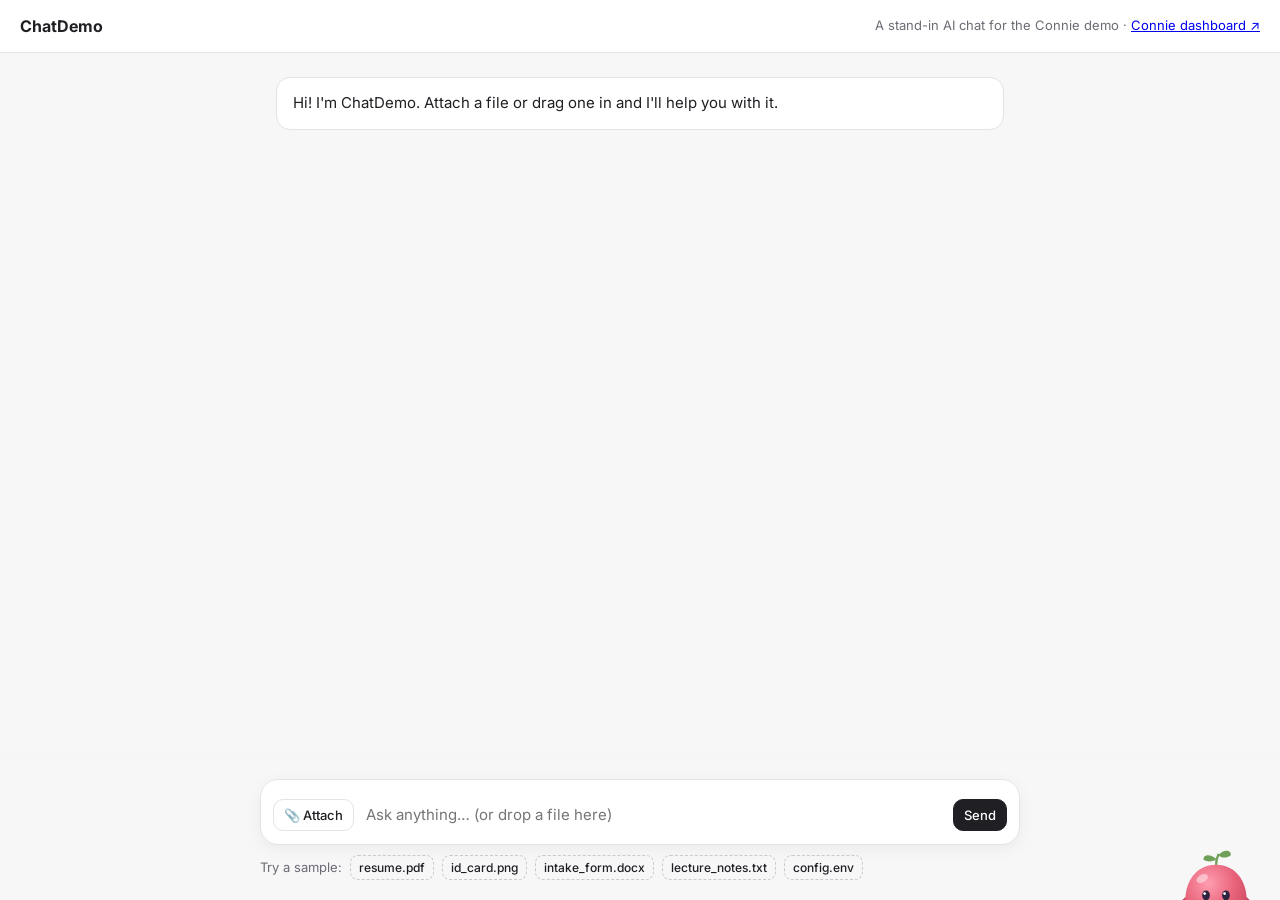
<file: extension/demo/index.html>
<!doctype html>
<html lang="en">
<head>
  <meta charset="utf-8">
  <meta name="viewport" content="width=device-width, initial-scale=1">
  <title>ChatDemo</title>
  <link rel="preconnect" href="https://fonts.googleapis.com">
  <link href="https://fonts.googleapis.com/css2?family=Fraunces:opsz,wght@9..144,500;9..144,600&family=Inter:wght@400;500;600&display=swap" rel="stylesheet">
  <style>
    :root { --bg: #F7F7F8; --ink: #1F1F24; --muted: #6B6B76; --line: #E3E3E8; --accent: #3B5BDB; }
    * { box-sizing: border-box; }
    body { margin: 0; background: var(--bg); color: var(--ink); font: 15px/1.5 Inter, system-ui, sans-serif; }
    header { padding: 14px 20px; border-bottom: 1px solid var(--line); background: #fff; display: flex; justify-content: space-between; align-items: center; }
    header strong { font-size: 16px; }
    header span { color: var(--muted); font-size: 13px; }
    main { max-width: 760px; margin: 0 auto; padding: 24px 16px 200px; }
    .msg { background: #fff; border: 1px solid var(--line); border-radius: 14px; padding: 14px 16px; margin-bottom: 12px; }
    .msg.user { background: #EEF1FB; border-color: #DCE2F7; margin-left: 15%; }
    .composer { position: fixed; left: 0; right: 0; bottom: 0; background: linear-gradient(transparent, var(--bg) 30%); padding: 30px 16px 20px; }
    .box { max-width: 760px; margin: 0 auto; background: #fff; border: 1px solid var(--line); border-radius: 18px; padding: 10px 12px; box-shadow: 0 4px 16px rgba(0,0,0,.05); }
    .box.dragging { border-color: var(--accent); background: #F5F7FF; }
    .attachments { display: flex; flex-wrap: wrap; gap: 6px; }
    .attachments:empty { display: none; }
    .chip { display: inline-flex; gap: 6px; align-items: center; font-size: 13px; background: #F0F0F3; border-radius: 8px; padding: 4px 8px; }
    .chip button { border: none; background: none; cursor: pointer; color: var(--muted); padding: 0 2px; }
    .row { display: flex; gap: 8px; align-items: center; margin-top: 6px; }
    .row input[type=text] { flex: 1; border: none; outline: none; font: inherit; padding: 8px 4px; min-width: 0; }
    .row label, .row .send { border: 1px solid var(--line); background: #fff; border-radius: 10px; padding: 7px 10px; cursor: pointer; font: 500 13px Inter, sans-serif; }
    .row .send { background: var(--ink); color: #fff; border-color: var(--ink); }
    .samples { max-width: 760px; margin: 10px auto 0; font-size: 13px; color: var(--muted); display: flex; gap: 8px; flex-wrap: wrap; align-items: center; }
    .samples button { font: 500 12px Inter, sans-serif; border: 1px dashed #C9C9D2; background: transparent; border-radius: 8px; padding: 4px 8px; cursor: pointer; color: var(--ink); }
  </style>
</head>
<body>
  <header>
    <strong>ChatDemo</strong>
    <span>A stand-in AI chat for the Connie demo · <a href="/app/" target="_blank">Connie dashboard ↗</a></span>
  </header>

  <main id="thread">
    <div class="msg">Hi! I'm ChatDemo. Attach a file or drag one in and I'll help you with it.</div>
  </main>

  <div class="composer">
    <div class="box" id="box">
      <div class="attachments" id="attachments"></div>
      <div class="row">
        <label>📎 Attach<input id="file" type="file" multiple hidden></label>
        <input type="text" id="prompt" placeholder="Ask anything… (or drop a file here)">
        <button class="send" id="send">Send</button>
      </div>
    </div>
    <div class="samples">
      Try a sample:
      <button data-sample="resume.pdf">resume.pdf</button>
      <button data-sample="id_card.png">id_card.png</button>
      <button data-sample="intake_form.docx">intake_form.docx</button>
      <button data-sample="lecture_notes.txt">lecture_notes.txt</button>
      <button data-sample="config.env">config.env</button>
    </div>
  </div>

  <script>
    const fileInput = document.getElementById("file");
    const attachmentsEl = document.getElementById("attachments");
    const box = document.getElementById("box");
    let attached = [];

    function render() {
      attachmentsEl.replaceChildren(...attached.map((f) => {
        const chip = document.createElement("span");
        chip.className = "chip";
        chip.textContent = "📄 " + f.name;
        const x = Object.assign(document.createElement("button"), { textContent: "×", title: "Remove" });
        x.onclick = () => { attached = attached.filter((a) => a !== f); render(); };
        chip.append(x);
        return chip;
      }));
    }
    function addFiles(files) {
      attached.push(...files);
      render();
    }

    fileInput.addEventListener("change", () => {
      addFiles(Array.from(fileInput.files));
      fileInput.value = ""; // lets you re-pick the same file to re-trigger Connie
    });

    box.addEventListener("dragover", (e) => { e.preventDefault(); box.classList.add("dragging"); });
    box.addEventListener("dragleave", () => box.classList.remove("dragging"));
    box.addEventListener("drop", (e) => {
      e.preventDefault();
      box.classList.remove("dragging");
      addFiles(Array.from(e.dataTransfer.files));
    });

    // Sample buttons put a real File into the input, exactly like the picker would.
    document.querySelectorAll("[data-sample]").forEach((btn) => {
      btn.addEventListener("click", async () => {
        const name = btn.dataset.sample;
        const blob = await (await fetch("samples/" + name)).blob();
        const dt = new DataTransfer();
        dt.items.add(new File([blob], name, { type: blob.type }));
        fileInput.files = dt.files;
        fileInput.dispatchEvent(new Event("change", { bubbles: true }));
      });
    });

    document.getElementById("send").addEventListener("click", () => {
      const prompt = document.getElementById("prompt");
      if (!prompt.value && !attached.length) return;
      const div = document.createElement("div");
      div.className = "msg user";
      div.textContent = [prompt.value, ...attached.map((f) => "📄 " + f.name)].filter(Boolean).join("\n");
      document.getElementById("thread").append(div);
      prompt.value = "";
      attached = [];
      render();
    });
  </script>

  <!-- Simulated extension: if the real extension isn't installed, load the same
       scripts it injects. The extension runs at document_idle, so wait a beat
       after load before deciding. -->
  <script>
    window.addEventListener("load", () => setTimeout(() => {
      if (document.documentElement.dataset.connie) return; // real extension is here
      for (const src of ["/extension/connie-ui.js", "/extension/content.js"]) {
        const s = document.createElement("script");
        s.src = src;
        s.async = false;
        document.body.append(s);
      }
    }, 400));
  </script>
</body>
</html>
</file>
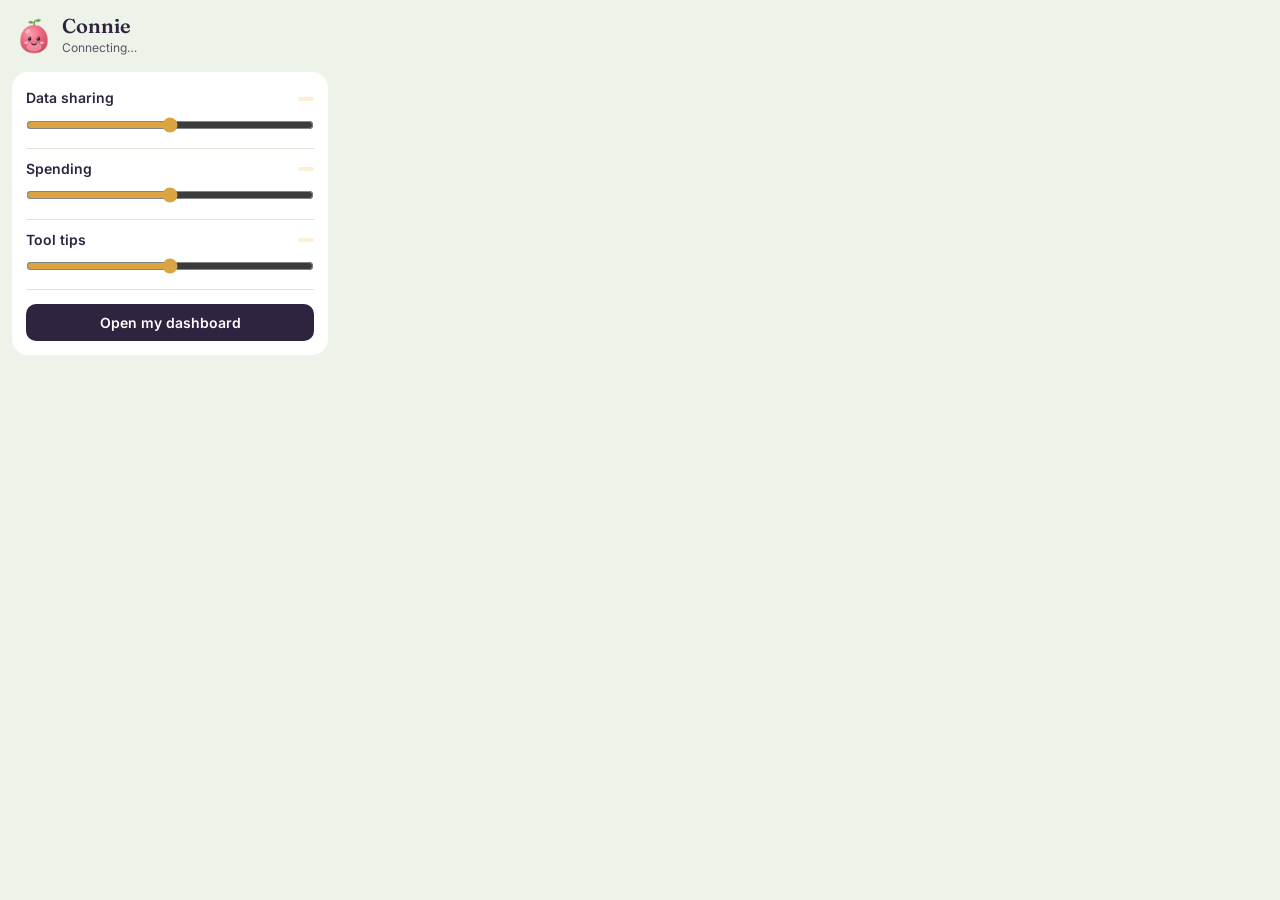
<file: extension/popup.html>
<!doctype html>
<html lang="en">
<head>
  <meta charset="utf-8">
  <title>Connie</title>
  <link rel="preconnect" href="https://fonts.googleapis.com">
  <link href="https://fonts.googleapis.com/css2?family=Fraunces:opsz,wght@9..144,600&family=Inter:wght@400;500;600&display=swap" rel="stylesheet">
  <link rel="stylesheet" href="popup.css">
</head>
<body>
  <header>
    <img src="icons/icon48.png" alt="" width="36" height="36">
    <div>
      <h1>Connie</h1>
      <p id="status" class="status">Connecting…</p>
    </div>
  </header>

  <main>
    <div class="slider" data-key="dataSharing">
      <div class="head"><label for="s-dataSharing">Data sharing</label><span class="level"></span></div>
      <input id="s-dataSharing" type="range" min="0" max="2" step="1">
    </div>
    <div class="slider" data-key="spending">
      <div class="head"><label for="s-spending">Spending</label><span class="level"></span></div>
      <input id="s-spending" type="range" min="0" max="2" step="1">
    </div>
    <div class="slider" data-key="toolAssertiveness">
      <div class="head"><label for="s-toolAssertiveness">Tool tips</label><span class="level"></span></div>
      <input id="s-toolAssertiveness" type="range" min="0" max="2" step="1">
    </div>

    <button id="dashboard" class="dashboard" type="button">Open my dashboard</button>
  </main>

  <script src="connie-ui.js"></script>
  <script src="popup.js"></script>
</body>
</html>
</file>
<file: extension/popup.css>
:root { --sage: #EEF3EA; --plum: #2E2440; --coral: #E8637A; --gold: #D9A441; --charcoal: #5C5568; --line: #DDE5D7; }
* { box-sizing: border-box; }
body { width: 340px; min-height: 400px; margin: 0; background: var(--sage); color: var(--plum); font: 14px/1.45 Inter, system-ui, sans-serif; }
header { display: flex; gap: 10px; align-items: center; padding: 16px 16px 8px; }
h1 { margin: 0; font: 600 20px/1 Fraunces, Georgia, serif; }
.status { margin: 3px 0 0; font-size: 12px; color: var(--charcoal); }
.status.ok::before { content: "● "; color: #5E8A4A; }
.status.err::before { content: "● "; color: var(--coral); }
main { margin: 8px 12px; padding: 6px 14px 14px; background: #fff; border-radius: 16px; }
.slider { padding: 10px 0; border-bottom: 1px solid var(--line); }
.head { display: flex; justify-content: space-between; align-items: center; }
.head label { font-weight: 600; }
.level { font-size: 11px; font-weight: 600; text-transform: uppercase; letter-spacing: .06em; color: #8A6417; background: #FBEFD6; padding: 2px 8px; border-radius: 999px; }
input[type=range] { width: 100%; margin: 8px 0 0; accent-color: var(--gold); }
.dashboard { width: 100%; margin-top: 14px; padding: 10px; border: none; border-radius: 10px; background: var(--plum); color: #fff; font: 600 14px Inter, sans-serif; cursor: pointer; }
.dashboard:focus-visible, input:focus-visible { outline: 3px solid var(--gold); outline-offset: 2px; }
</file>
